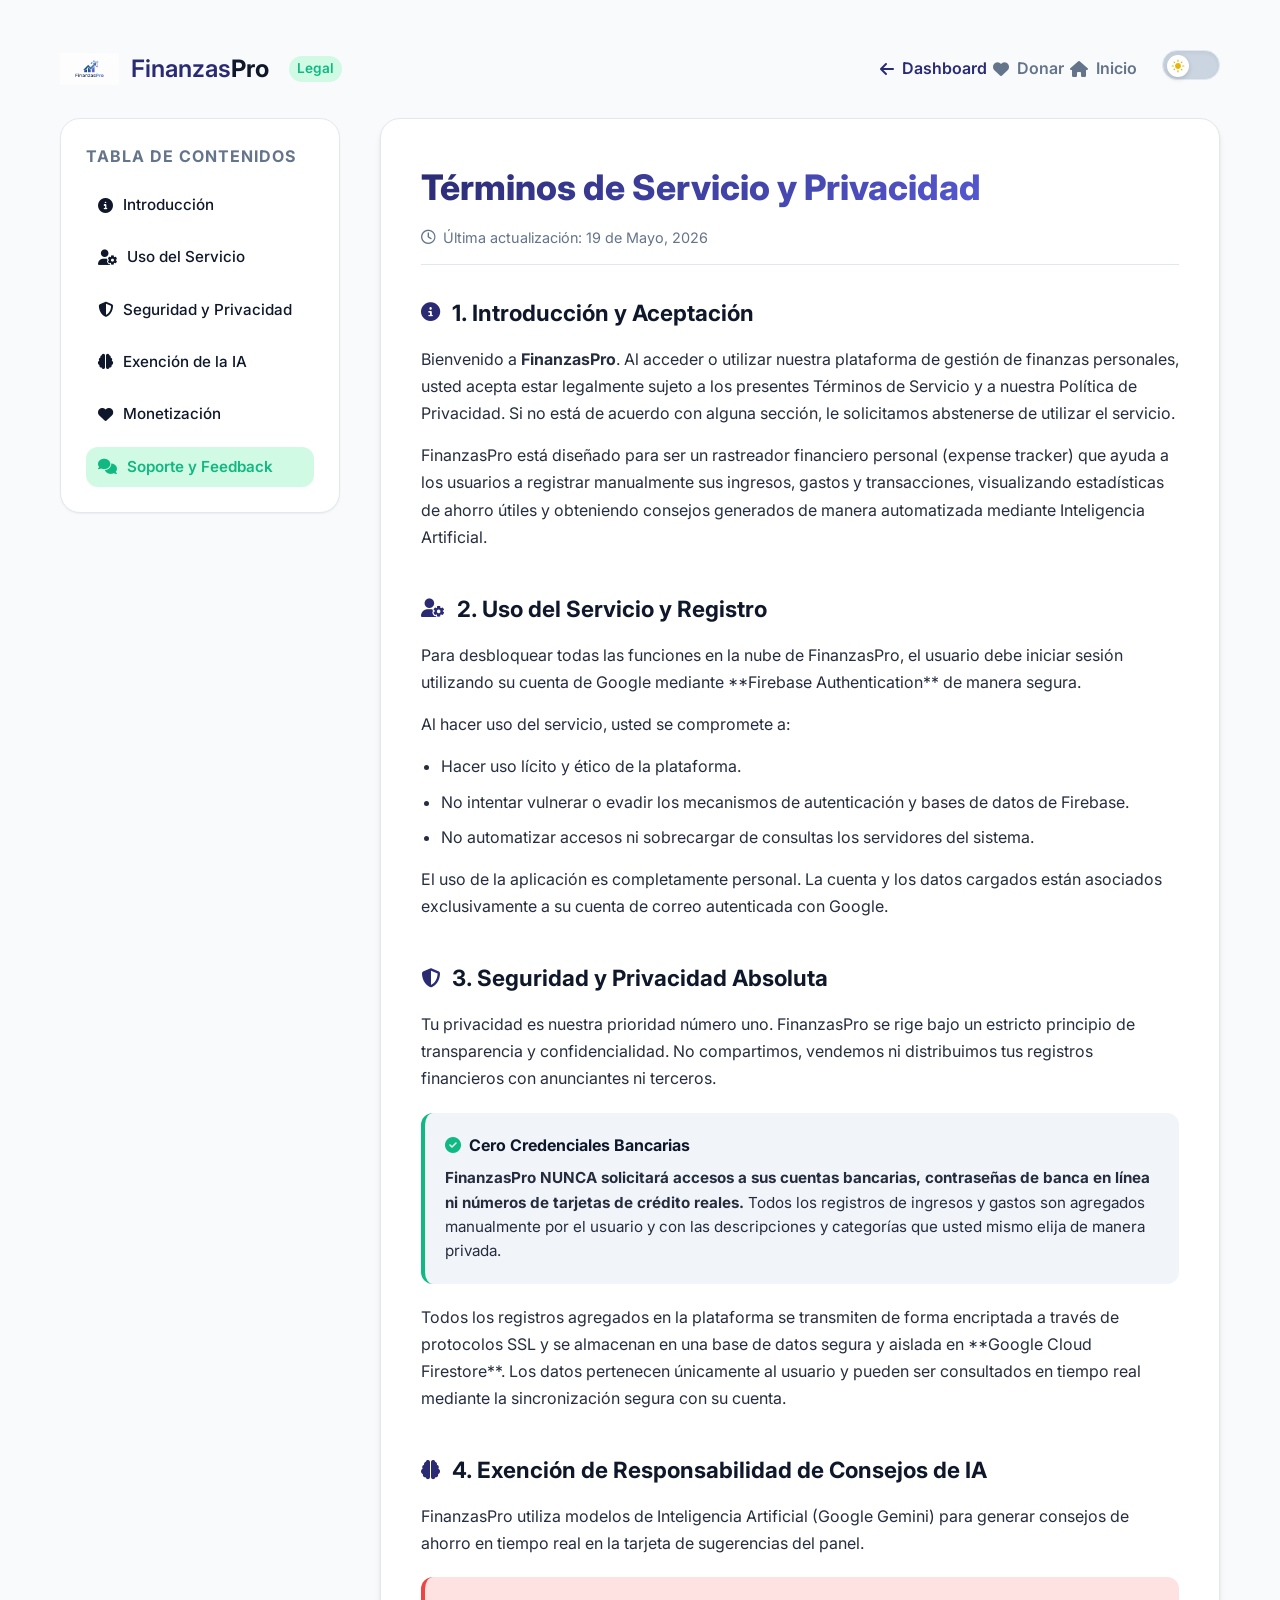
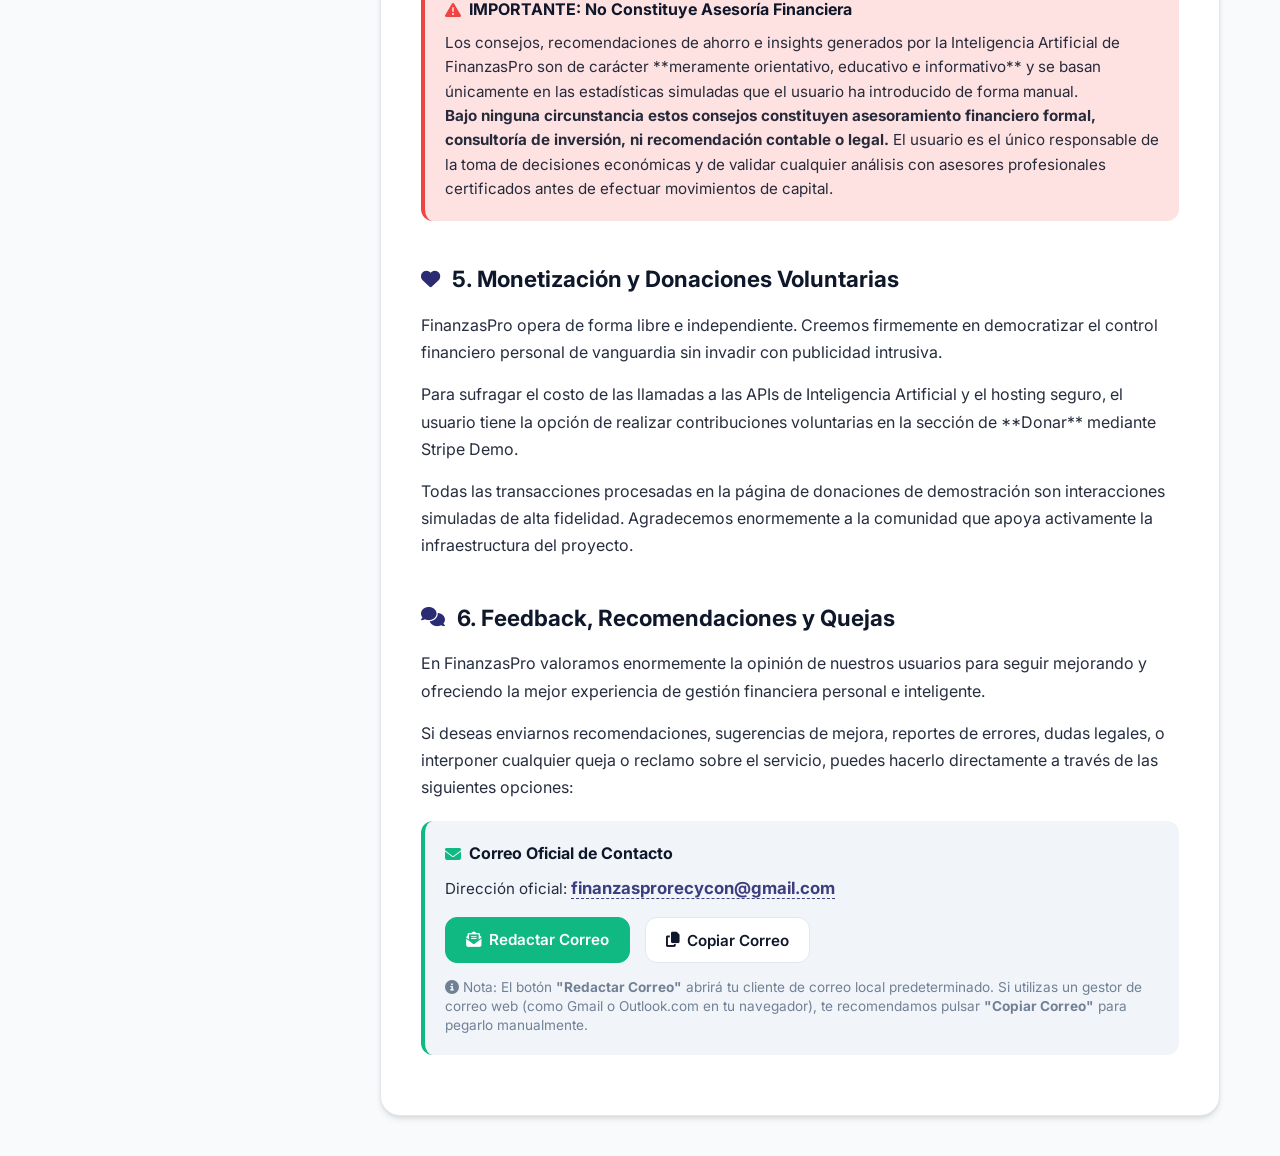
<file: terminos.html>
<!DOCTYPE html>
<html lang="es">
<head>
    <meta charset="UTF-8">
    <meta name="viewport" content="width=device-width, initial-scale=1.0">
    <title>Términos de Servicio y Privacidad | FinanzasPro</title>
    
    <!-- SEO Meta Tags Esenciales -->
    <meta name="description" content="Lee los Términos de Servicio y Privacidad de FinanzasPro. Conoce cómo gestionamos de forma segura tus datos, la exención de responsabilidad de la Inteligencia Artificial y el modelo de donación voluntaria.">
    <meta name="keywords" content="términos de servicio, privacidad, seguridad financiera, exención de responsabilidad ia, finanzaspro legal">
    <meta name="author" content="FinanzasPro Team">
    <meta name="robots" content="index, follow">
    
    <!-- Open Graph / Facebook -->
    <meta property="og:type" content="website">
    <meta property="og:url" content="https://tusitio.com/terminos">
    <meta property="og:title" content="Términos de Servicio y Privacidad | FinanzasPro">
    <meta property="og:description" content="Conoce la base legal, política de seguridad de datos y uso seguro de los consejos de ahorro inteligentes de FinanzasPro.">
    <meta property="og:image" content="https://tusitio.com/assets/og-image.jpg">
    
    <!-- Favicon & Touch Icon -->
    <link rel="icon" type="image/svg+xml" href="images/icon.svg">
    <link rel="apple-touch-icon" href="images/icon.svg">
    
    <!-- Google Fonts: Inter -->
    <link rel="preconnect" href="https://fonts.googleapis.com">
    <link rel="preconnect" href="https://fonts.gstatic.com" crossorigin>
    <link href="https://fonts.googleapis.com/css2?family=Inter:wght@300;400;500;600;700&display=swap" rel="stylesheet">
    
    <!-- FontAwesome for Icons -->
    <link rel="stylesheet" href="https://cdnjs.cloudflare.com/ajax/libs/font-awesome/6.4.0/css/all.min.css">
    
    <!-- CSS Principal -->
    <link rel="stylesheet" href="css/style.css">

    <!-- Script de inicialización de Tema para evitar flash blanco -->
    <script>
        (function() {
            const savedTheme = localStorage.getItem('theme');
            if (savedTheme === 'dark' || (!savedTheme && window.matchMedia('(prefers-color-scheme: dark)').matches)) {
                document.documentElement.setAttribute('data-theme', 'dark');
            }
        })();
    </script>

    <style>
        /* Estilos específicos de la página de términos */
        html {
            scroll-behavior: smooth;
        }

        .terms-container {
            max-width: 1200px;
            margin: 0 auto;
            padding: 40px 20px;
        }

        .btn-back {
            display: inline-flex;
            align-items: center;
            gap: 8px;
            color: var(--color-primary);
            text-decoration: none;
            font-weight: 600;
            margin-bottom: 25px;
            transition: all 0.2s ease;
        }

        .btn-back:hover {
            transform: translateX(-5px);
            color: var(--color-primary-hover);
        }

        .terms-grid {
            display: grid;
            grid-template-columns: 280px 1fr;
            gap: 40px;
            margin-top: 20px;
        }

        @media (max-width: 768px) {
            .terms-grid {
                grid-template-columns: 1fr;
                gap: 30px;
            }
        }

        /* Sidebar Navegación Fija */
        .terms-sidebar {
            position: sticky;
            top: 40px;
            background-color: var(--bg-card);
            border: 1px solid var(--border-color);
            border-radius: var(--radius-lg);
            padding: 25px;
            box-shadow: var(--shadow-sm);
            height: fit-content;
        }

        .terms-sidebar h3 {
            font-size: 1rem;
            text-transform: uppercase;
            letter-spacing: 1px;
            color: var(--text-muted);
            margin-bottom: 15px;
            font-weight: 700;
        }

        .nav-list {
            list-style: none;
            display: flex;
            flex-direction: column;
            gap: 12px;
        }

        .nav-link {
            display: flex;
            align-items: center;
            gap: 10px;
            color: var(--text-main);
            text-decoration: none;
            font-size: 0.95rem;
            font-weight: 500;
            padding: 8px 12px;
            border-radius: var(--radius-md);
            transition: all 0.2s ease;
        }

        .nav-link:hover {
            background-color: var(--bg-input);
            color: var(--color-primary);
        }

        .nav-link.active {
            background-color: var(--color-success-bg);
            color: var(--color-success);
            font-weight: 600;
        }

        /* Contenido de los términos */
        .terms-content {
            background-color: var(--bg-card);
            border: 1px solid var(--border-color);
            border-radius: var(--radius-lg);
            padding: 40px;
            box-shadow: var(--shadow-md);
        }

        @media (max-width: 480px) {
            .terms-content {
                padding: 25px 20px;
            }
        }

        .terms-content h1 {
            font-size: 2.2rem;
            font-weight: 800;
            margin-bottom: 10px;
            background: linear-gradient(135deg, var(--color-primary), #6366f1);
            -webkit-background-clip: text;
            background-clip: text;
            -webkit-text-fill-color: transparent;
        }

        .update-date {
            color: var(--text-muted);
            font-size: 0.9rem;
            margin-bottom: 30px;
            border-bottom: 1px solid var(--border-color);
            padding-bottom: 15px;
            display: flex;
            align-items: center;
            gap: 8px;
        }

        .terms-section {
            margin-bottom: 40px;
            scroll-margin-top: 40px; /* Margen para cuando scroll suave llegue al anclaje */
        }

        .terms-section:last-child {
            margin-bottom: 0;
        }

        .terms-section h2 {
            font-size: 1.4rem;
            font-weight: 700;
            margin-bottom: 15px;
            color: var(--text-main);
            display: flex;
            align-items: center;
            gap: 12px;
        }

        .terms-section h2 i {
            color: var(--color-primary);
            font-size: 1.2rem;
        }

        .terms-section p {
            color: var(--text-main);
            font-size: 1rem;
            line-height: 1.7;
            margin-bottom: 15px;
            opacity: 0.9;
        }

        .terms-section ul {
            margin-left: 20px;
            margin-bottom: 15px;
            color: var(--text-main);
            opacity: 0.9;
            line-height: 1.7;
        }

        .terms-section li {
            margin-bottom: 8px;
        }

        /* Callouts legales llamativos */
        .legal-callout {
            background-color: var(--bg-input);
            border-left: 4px solid var(--color-success);
            padding: 20px;
            border-radius: var(--radius-md);
            margin: 20px 0;
        }

        .legal-callout.warning {
            border-left-color: var(--color-danger);
            background-color: var(--color-danger-bg);
        }

        .legal-callout h4 {
            font-weight: 700;
            margin-bottom: 8px;
            display: flex;
            align-items: center;
            gap: 8px;
        }

        .legal-callout p {
            font-size: 0.95rem;
            margin-bottom: 0;
            line-height: 1.6;
        }

        /* Responsividad en Sidebar Movil */
        @media (max-width: 768px) {
            .terms-sidebar {
                position: relative;
                top: 0;
                width: 100%;
            }
            
            .nav-list {
                flex-direction: row;
                overflow-x: auto;
                padding-bottom: 10px;
                white-space: nowrap;
            }

            .nav-link {
                padding: 8px 16px;
            }
        }

        /* Botones de acción premium de contacto */
        .email-action-box {
            display: flex;
            gap: 15px;
            margin-top: 15px;
            flex-wrap: wrap;
        }

        .btn-action {
            display: inline-flex;
            align-items: center;
            gap: 8px;
            padding: 10px 20px;
            border-radius: var(--radius-md);
            font-size: 0.95rem;
            font-weight: 600;
            text-decoration: none;
            cursor: pointer;
            transition: all 0.25s cubic-bezier(0.4, 0, 0.2, 1);
            border: 1px solid var(--border-color);
        }

        .btn-action-primary {
            background-color: var(--color-success);
            color: white;
            border-color: var(--color-success);
        }

        .btn-action-primary:hover {
            background-color: var(--color-success-hover, #047857);
            border-color: var(--color-success-hover, #047857);
            transform: translateY(-2px);
            box-shadow: 0 4px 12px rgba(16, 185, 129, 0.2);
        }

        .btn-action-secondary {
            background-color: var(--bg-card);
            color: var(--text-main);
        }

        .btn-action-secondary:hover {
            background-color: var(--bg-input);
            transform: translateY(-2px);
            border-color: var(--color-success);
            color: var(--color-success);
        }

        .btn-action:active {
            transform: translateY(0);
        }
    </style>
</head>
<body>
    <!-- Contenedor General -->
    <div class="terms-container">
        <!-- Header -->
        <div class="top-nav" style="margin-bottom: 20px; position: relative;">
            <div class="logo">
                <img src="images/logo.png" alt="FinanzasPro" class="logo-img">
                <span>Finanzas<strong>Pro</strong></span>
                <span style="font-size: 0.85rem; padding: 2px 8px; background-color: var(--color-success-bg); color: var(--color-success); border-radius: 9999px; margin-left: 8px;">Legal</span>
            </div>
            
            <button class="mobile-menu-btn" id="mobile-menu-btn" aria-label="Abrir menú">
                <i class="fa-solid fa-bars"></i>
            </button>

            <div class="user-profile" id="mobile-menu">
                <div class="dashboard-nav-links no-print">
                    <a href="finanzas.html" class="btn-back" style="margin-bottom: 0;">
                        <i class="fa-solid fa-arrow-left"></i> Dashboard
                    </a>
                    <a href="donar.html" class="btn-back" style="margin-bottom: 0; color: var(--text-muted);">
                        <i class="fa-solid fa-heart"></i> Donar
                    </a>
                    <a href="index.html" class="btn-back" style="margin-bottom: 0; color: var(--text-muted);">
                        <i class="fa-solid fa-house"></i> Inicio
                    </a>
                </div>
                <label class="theme-switch" title="Cambiar tema">
                    <input type="checkbox" id="theme-toggle">
                    <span class="theme-slider">
                        <span class="theme-circle">
                            <svg class="sun-icon" xmlns="http://www.w3.org/2000/svg" viewBox="0 0 24 24"><path d="M12 7c-2.76 0-5 2.24-5 5s2.24 5 5 5 5-2.24 5-5-2.24-5-5-5zM2 13h2c.55 0 1-.45 1-1s-.45-1-1-1H2c-.55 0-1 .45-1 1s.45 1 1 1zm18 0h2c.55 0 1-.45 1-1s-.45-1-1-1h-2c-.55 0-1 .45-1 1s.45 1 1 1zM11 2v2c0 .55.45 1 1 1s1-.45 1-1V2c0-.55-.45-1-1-1s-1 .45-1 1zm0 18v2c0 .55.45 1 1 1s1-.45 1-1v-2c0-.55-.45-1-1-1s-1 .45-1 1zM5.99 4.58c-.39-.39-1.03-.39-1.41 0s-.39 1.03 0 1.41l1.06 1.06c.39.39 1.03.39 1.41 0s.39-1.03 0-1.41L5.99 4.58zm12.37 12.37c-.39-.39-1.03-.39-1.41 0s-.39 1.03 0 1.41l1.06 1.06c.39.39 1.03.39 1.41 0s.39-1.03 0-1.41l-1.06-1.06zm1.06-10.96c.39-.39.39-1.03 0-1.41s-1.03-.39-1.41 0l-1.06 1.06c-.39.39-.39 1.03 0 1.41s1.03.39 1.41 0l1.06-1.06zM7.05 18.01c.39-.39.39-1.03 0-1.41s-1.03-.39-1.41 0l-1.06 1.06c-.39.39-.39 1.03 0 1.41s1.03.39 1.41 0l1.06-1.06z"/></svg>
                            <svg class="moon-icon" xmlns="http://www.w3.org/2000/svg" viewBox="0 0 24 24"><path d="M12.3 22h-.1c-5.5 0-10-4.5-10-10 0-4.7 3.3-8.8 8-9.7.5-.1 1 .3 1 .8s-.3.9-.8 1c-3.6.8-6.2 4-6.2 7.9 0 4.4 3.6 8 8 8 3.9 0 7.1-2.6 7.9-6.2.1-.5.6-.8 1-.8.5 0 .9.4.8 1-.9 4.7-5 8-9.7 8z"/></svg>
                        </span>
                    </span>
                </label>
            </div>
        </div>

        <!-- Grid de Contenido -->
        <div class="terms-grid">
            <!-- Sidebar Navigation -->
            <aside class="terms-sidebar">
                <h3>Tabla de Contenidos</h3>
                <nav>
                    <ul class="nav-list">
                        <li>
                            <a href="#introduccion" class="nav-link active">
                                <i class="fa-solid fa-circle-info"></i> Introducción
                            </a>
                        </li>
                        <li>
                            <a href="#servicio" class="nav-link">
                                <i class="fa-solid fa-user-gear"></i> Uso del Servicio
                            </a>
                        </li>
                        <li>
                            <a href="#seguridad" class="nav-link">
                                <i class="fa-solid fa-shield-halved"></i> Seguridad y Privacidad
                            </a>
                        </li>
                        <li>
                            <a href="#consejos-ia" class="nav-link">
                                <i class="fa-solid fa-brain"></i> Exención de la IA
                            </a>
                        </li>
                        <li>
                            <a href="#donaciones" class="nav-link">
                                <i class="fa-solid fa-heart"></i> Monetización
                            </a>
                        </li>
                        <li>
                            <a href="#contacto" class="nav-link">
                                <i class="fa-solid fa-comments"></i> Soporte y Feedback
                            </a>
                        </li>
                    </ul>
                </nav>
            </aside>

            <!-- Main Legal Content -->
            <main class="terms-content">
                <h1>Términos de Servicio y Privacidad</h1>
                <div class="update-date">
                    <i class="fa-regular fa-clock"></i> Última actualización: 19 de Mayo, 2026
                </div>

                <!-- Sección 1: Introducción -->
                <section id="introduccion" class="terms-section">
                    <h2><i class="fa-solid fa-circle-info"></i> 1. Introducción y Aceptación</h2>
                    <p>Bienvenido a <strong>FinanzasPro</strong>. Al acceder o utilizar nuestra plataforma de gestión de finanzas personales, usted acepta estar legalmente sujeto a los presentes Términos de Servicio y a nuestra Política de Privacidad. Si no está de acuerdo con alguna sección, le solicitamos abstenerse de utilizar el servicio.</p>
                    <p>FinanzasPro está diseñado para ser un rastreador financiero personal (expense tracker) que ayuda a los usuarios a registrar manualmente sus ingresos, gastos y transacciones, visualizando estadísticas de ahorro útiles y obteniendo consejos generados de manera automatizada mediante Inteligencia Artificial.</p>
                </section>

                <!-- Sección 2: Uso del Servicio -->
                <section id="servicio" class="terms-section">
                    <h2><i class="fa-solid fa-user-gear"></i> 2. Uso del Servicio y Registro</h2>
                    <p>Para desbloquear todas las funciones en la nube de FinanzasPro, el usuario debe iniciar sesión utilizando su cuenta de Google mediante **Firebase Authentication** de manera segura.</p>
                    <p>Al hacer uso del servicio, usted se compromete a:</p>
                    <ul>
                        <li>Hacer uso lícito y ético de la plataforma.</li>
                        <li>No intentar vulnerar o evadir los mecanismos de autenticación y bases de datos de Firebase.</li>
                        <li>No automatizar accesos ni sobrecargar de consultas los servidores del sistema.</li>
                    </ul>
                    <p>El uso de la aplicación es completamente personal. La cuenta y los datos cargados están asociados exclusivamente a su cuenta de correo autenticada con Google.</p>
                </section>

                <!-- Sección 3: Seguridad y Privacidad -->
                <section id="seguridad" class="terms-section">
                    <h2><i class="fa-solid fa-shield-halved"></i> 3. Seguridad y Privacidad Absoluta</h2>
                    <p>Tu privacidad es nuestra prioridad número uno. FinanzasPro se rige bajo un estricto principio de transparencia y confidencialidad. No compartimos, vendemos ni distribuimos tus registros financieros con anunciantes ni terceros.</p>
                    
                    <div class="legal-callout">
                        <h4><i class="fa-solid fa-circle-check" style="color: var(--color-success);"></i> Cero Credenciales Bancarias</h4>
                        <p><strong>FinanzasPro NUNCA solicitará accesos a sus cuentas bancarias, contraseñas de banca en línea ni números de tarjetas de crédito reales.</strong> Todos los registros de ingresos y gastos son agregados manualmente por el usuario y con las descripciones y categorías que usted mismo elija de manera privada.</p>
                    </div>

                    <p>Todos los registros agregados en la plataforma se transmiten de forma encriptada a través de protocolos SSL y se almacenan en una base de datos segura y aislada en **Google Cloud Firestore**. Los datos pertenecen únicamente al usuario y pueden ser consultados en tiempo real mediante la sincronización segura con su cuenta.</p>
                </section>

                <!-- Sección 4: Exención de la IA -->
                <section id="consejos-ia" class="terms-section">
                    <h2><i class="fa-solid fa-brain"></i> 4. Exención de Responsabilidad de Consejos de IA</h2>
                    <p>FinanzasPro utiliza modelos de Inteligencia Artificial (Google Gemini) para generar consejos de ahorro en tiempo real en la tarjeta de sugerencias del panel.</p>
                    
                    <div class="legal-callout warning">
                        <h4><i class="fa-solid fa-triangle-exclamation" style="color: var(--color-danger);"></i> IMPORTANTE: No Constituye Asesoría Financiera</h4>
                        <p>Los consejos, recomendaciones de ahorro e insights generados por la Inteligencia Artificial de FinanzasPro son de carácter **meramente orientativo, educativo e informativo** y se basan únicamente en las estadísticas simuladas que el usuario ha introducido de forma manual.</p>
                        <p><strong>Bajo ninguna circunstancia estos consejos constituyen asesoramiento financiero formal, consultoría de inversión, ni recomendación contable o legal.</strong> El usuario es el único responsable de la toma de decisiones económicas y de validar cualquier análisis con asesores profesionales certificados antes de efectuar movimientos de capital.</p>
                    </div>
                </section>

                <!-- Sección 5: Monetización y Donaciones -->
                <section id="donaciones" class="terms-section">
                    <h2><i class="fa-solid fa-heart"></i> 5. Monetización y Donaciones Voluntarias</h2>
                    <p>FinanzasPro opera de forma libre e independiente. Creemos firmemente en democratizar el control financiero personal de vanguardia sin invadir con publicidad intrusiva.</p>
                    <p>Para sufragar el costo de las llamadas a las APIs de Inteligencia Artificial y el hosting seguro, el usuario tiene la opción de realizar contribuciones voluntarias en la sección de **Donar** mediante Stripe Demo.</p>
                    <p>Todas las transacciones procesadas en la página de donaciones de demostración son interacciones simuladas de alta fidelidad. Agradecemos enormemente a la comunidad que apoya activamente la infraestructura del proyecto.</p>
                </section>

                <!-- Sección 6: Feedback, Recomendaciones y Quejas -->
                <section id="contacto" class="terms-section">
                    <h2><i class="fa-solid fa-comments"></i> 6. Feedback, Recomendaciones y Quejas</h2>
                    <p>En FinanzasPro valoramos enormemente la opinión de nuestros usuarios para seguir mejorando y ofreciendo la mejor experiencia de gestión financiera personal e inteligente.</p>
                    <p>Si deseas enviarnos recomendaciones, sugerencias de mejora, reportes de errores, dudas legales, o interponer cualquier queja o reclamo sobre el servicio, puedes hacerlo directamente a través de las siguientes opciones:</p>
                    
                    <div class="legal-callout">
                        <h4><i class="fa-solid fa-envelope" style="color: var(--color-success);"></i> Correo Oficial de Contacto</h4>
                        <p style="margin-bottom: 10px;">Dirección oficial: <strong id="email-click-copy" style="color: var(--color-primary); font-size: 1.05rem; cursor: pointer; border-bottom: 1px dashed var(--color-primary); transition: all 0.2s;" title="Click para copiar automáticamente">finanzasprorecycon@gmail.com</strong></p>
                        
                        <div class="email-action-box">
                            <a href="mailto:finanzasprorecycon@gmail.com?subject=Feedback%20y%20Recomendaciones%20-%20FinanzasPro" class="btn-action btn-action-primary" id="btn-redactar-correo">
                                <i class="fa-solid fa-envelope-open-text"></i> Redactar Correo
                            </a>
                            <button id="btn-copy-email" class="btn-action btn-action-secondary">
                                <i class="fa-solid fa-copy"></i> <span id="copy-text">Copiar Correo</span>
                            </button>
                        </div>
                        
                        <p style="font-size: 0.85rem; color: var(--text-muted); margin-top: 15px; line-height: 1.4;">
                            <i class="fa-solid fa-circle-info"></i> Nota: El botón <strong>"Redactar Correo"</strong> abrirá tu cliente de correo local predeterminado. Si utilizas un gestor de correo web (como Gmail o Outlook.com en tu navegador), te recomendamos pulsar <strong>"Copiar Correo"</strong> para pegarlo manualmente.
                        </p>
                    </div>
                </section>
            </main>
        </div>
    </div>

    <script>
        document.addEventListener('DOMContentLoaded', function() {
            // --- Gestión de Tema ---
            const themeToggle = document.getElementById('theme-toggle');
            
            function updateThemeUI() {
                const isDark = document.documentElement.getAttribute('data-theme') === 'dark';
                themeToggle.checked = isDark;
            }
            updateThemeUI();

            themeToggle.addEventListener('change', () => {
                if (themeToggle.checked) {
                    document.documentElement.setAttribute('data-theme', 'dark');
                    localStorage.setItem('theme', 'dark');
                } else {
                    document.documentElement.removeAttribute('data-theme');
                    localStorage.setItem('theme', 'light');
                }
            });

            // --- Scrollspy e indicador de Sidebar activo ---
            const sections = document.querySelectorAll('.terms-section');
            const navLinks = document.querySelectorAll('.nav-link');
            let isClickScrolling = false;
            let clickScrollTimeout;

            function updateActiveLink() {
                if (isClickScrolling) return;

                let current = '';
                const scrollPosition = window.scrollY;
                const windowHeight = window.innerHeight;
                const docHeight = document.documentElement.scrollHeight;
                const maxScroll = docHeight - windowHeight;

                // Si está al final real de la página, forzar 'contacto'
                if (scrollPosition >= maxScroll - 20) {
                    current = 'contacto';
                } else {
                    sections.forEach(section => {
                        const sectionTop = section.offsetTop;
                        // Usamos -180 para mayor margen al hacer scroll
                        if (scrollPosition >= sectionTop - 180) {
                            current = section.getAttribute('id');
                        }
                    });
                }

                if (current) {
                    navLinks.forEach(link => {
                        link.classList.remove('active');
                        if (link.getAttribute('href').slice(1) === current) {
                            link.classList.add('active');
                        }
                    });
                }
            }

            window.addEventListener('scroll', updateActiveLink);
            updateActiveLink();

            navLinks.forEach(link => {
                link.addEventListener('click', () => {
                    isClickScrolling = true;
                    clearTimeout(clickScrollTimeout);
                    
                    navLinks.forEach(l => l.classList.remove('active'));
                    link.classList.add('active');

                    clickScrollTimeout = setTimeout(() => {
                        isClickScrolling = false;
                    }, 800);
                });
            });

            // --- Copiar correo al portapapeles con feedback interactivo ---
            const btnCopyEmail = document.getElementById('btn-copy-email');
            const emailClickCopy = document.getElementById('email-click-copy');

            function performEmailCopy() {
                navigator.clipboard.writeText('finanzasprorecycon@gmail.com').then(() => {
                    // Feedback visual en el botón
                    if (btnCopyEmail) {
                        const copyText = document.getElementById('copy-text');
                        const copyIcon = btnCopyEmail.querySelector('i');
                        
                        copyText.textContent = '¡Copiado!';
                        copyIcon.className = 'fa-solid fa-check';
                        btnCopyEmail.style.borderColor = 'var(--color-success)';
                        btnCopyEmail.style.color = 'var(--color-success)';
                        
                        setTimeout(() => {
                            copyText.textContent = 'Copiar Correo';
                            copyIcon.className = 'fa-solid fa-copy';
                            btnCopyEmail.style.borderColor = '';
                            btnCopyEmail.style.color = '';
                        }, 2000);
                    }

                    // Feedback visual en el texto clickable del correo
                    if (emailClickCopy) {
                        const originalColor = emailClickCopy.style.color;
                        emailClickCopy.style.color = 'var(--color-success)';
                        setTimeout(() => {
                            emailClickCopy.style.color = originalColor;
                        }, 2000);
                    }
                }).catch(err => {
                    console.error('Error al copiar correo: ', err);
                });
            }

            if (btnCopyEmail) {
                btnCopyEmail.addEventListener('click', performEmailCopy);
            }

            if (emailClickCopy) {
                emailClickCopy.addEventListener('click', performEmailCopy);
            }

            // --- Redactar correo con fallback inteligente ---
            const btnRedactarCorreo = document.getElementById('btn-redactar-correo');
            if (btnRedactarCorreo) {
                btnRedactarCorreo.addEventListener('click', (e) => {
                    e.preventDefault();
                    
                    // Copiar al portapapeles como respaldo
                    navigator.clipboard.writeText('finanzasprorecycon@gmail.com');
                    
                    // Abrir Gmail Web en una nueva pestaña
                    const gmailUrl = "https://mail.google.com/mail/?view=cm&fs=1&to=finanzasprorecycon@gmail.com&su=Feedback%20y%20Recomendaciones%20-%20FinanzasPro";
                    window.open(gmailUrl, '_blank');
                    
                    // Intentar abrir cliente local también por si acaso (sin interrumpir la navegación)
                    const mailtoUrl = "mailto:finanzasprorecycon@gmail.com?subject=Feedback%20y%20Recomendaciones%20-%20FinanzasPro";
                    const iframe = document.createElement('iframe');
                    iframe.style.display = 'none';
                    iframe.src = mailtoUrl;
                    document.body.appendChild(iframe);
                    setTimeout(() => iframe.remove(), 1000);
                });
            }

            // Mobile Menu Toggle Logic
            const mobileMenuBtn = document.getElementById('mobile-menu-btn');
            const mobileMenu = document.getElementById('mobile-menu');
            
            if (mobileMenuBtn && mobileMenu) {
                mobileMenuBtn.addEventListener('click', () => {
                    mobileMenu.classList.toggle('mobile-menu-active');
                    
                    const icon = mobileMenuBtn.querySelector('i');
                    if (mobileMenu.classList.contains('mobile-menu-active')) {
                        icon.classList.remove('fa-bars');
                        icon.classList.add('fa-xmark');
                    } else {
                        icon.classList.remove('fa-xmark');
                        icon.classList.add('fa-bars');
                    }
                });
            }
        });
    </script>
</body>
</html>
</file>
<file: css/style.css>
/* =========================================
   🎨 VARIABLES Y TEMAS (Luz / Oscuridad)
========================================= */
:root {
    /* Brand Colors */
    --color-primary: #2a2b72; /* Indigo profundo (más azulado) */
    --color-primary-hover: #1c1d54;
    --color-accent: #06b6d4; /* Turquesa vibrante para pequeños acentos */
    --color-accent-hover: #0891b2;
    --color-success: #10b981; /* Emerald 500 */
    --color-success-bg: #d1fae5;
    --color-danger: #ef4444; /* Red 500 */
    --color-danger-bg: #fee2e2;
    
    /* Light Theme (Default) */
    --bg-body: #f8fafc;
    --bg-card: #ffffff;
    --bg-input: #f1f5f9;
    --text-main: #0f172a;
    --text-muted: #64748b;
    --border-color: #e2e8f0;
    
    /* Shadows */
    --shadow-sm: 0 1px 2px 0 rgb(0 0 0 / 0.05);
    --shadow-md: 0 4px 6px -1px rgb(0 0 0 / 0.1), 0 2px 4px -2px rgb(0 0 0 / 0.1);
    --shadow-lg: 0 10px 15px -3px rgb(0 0 0 / 0.1), 0 4px 6px -4px rgb(0 0 0 / 0.1);
    
    /* Border Radius */
    --radius-md: 12px;
    --radius-lg: 20px;
    --radius-full: 9999px;
}

/* Dark Theme Variables */
[data-theme="dark"] {
    --bg-body: #0f172a;
    --bg-card: #1e293b;
    --bg-input: #0f172a;
    --text-main: #f8fafc;
    --text-muted: #94a3b8;
    --border-color: #334155;
    --color-success-bg: rgba(16, 185, 129, 0.1);
    --color-danger-bg: rgba(239, 68, 68, 0.1);
    --shadow-md: 0 4px 6px -1px rgb(0 0 0 / 0.3);
}

/* =========================================
   🛠️ RESET Y BASE
========================================= */
* {
    margin: 0;
    padding: 0;
    box-sizing: border-box;
}

body {
    font-family: 'Inter', sans-serif;
    background-color: var(--bg-body);
    color: var(--text-main);
    line-height: 1.6;
    transition: background-color 0.3s, color 0.3s;
    min-height: 100vh;
}

/* =========================================
   📊 LAYOUT PRINCIPAL (Dashboard)
========================================= */
.dashboard-wrapper {
    max-width: 1200px;
    margin: 0 auto;
    padding: 20px;
}

.top-nav {
    display: flex;
    justify-content: space-between;
    align-items: center;
    margin-bottom: 30px;
    padding: 10px 0;
}

.logo {
    display: flex;
    align-items: center;
    gap: 12px;
    font-size: 1.5rem;
    font-weight: 600;
    color: var(--color-primary);
}

.logo strong {
    color: var(--text-main);
}

.logo-img {
    height: 32px;
    width: auto;
    object-fit: contain;
    border-radius: var(--radius-sm);
}

.dashboard-grid {
    display: grid;
    grid-template-columns: 1fr 350px;
    gap: 30px;
}

@media (max-width: 992px) {
    .dashboard-grid {
        grid-template-columns: 1fr;
    }
}

/* =========================================
   📑 TARJETAS (Cards)
========================================= */
.card {
    background-color: var(--bg-card);
    border-radius: var(--radius-lg);
    padding: 25px;
    box-shadow: var(--shadow-md);
    border: 1px solid var(--border-color);
    margin-bottom: 25px;
}

.card-header {
    display: flex;
    justify-content: space-between;
    align-items: center;
    margin-bottom: 20px;
}

.card h2 {
    font-size: 1.2rem;
    font-weight: 700;
}

/* =========================================
   💰 BALANCE Y RESUMEN
========================================= */
.balance-card {
    background: linear-gradient(135deg, var(--color-primary), #5b21b6); /* Indigo a Violeta Profundo */
    color: white;
    text-align: center;
    padding: 40px 25px;
    position: relative;
    overflow: hidden;
    border-radius: var(--radius-lg);
}

.balance-card::before {
    content: '';
    position: absolute;
    top: -50px;
    right: -50px;
    width: 150px;
    height: 150px;
    background: rgba(255, 255, 255, 0.1);
    border-radius: 50%;
}

.balance-card h3 {
    font-size: 0.9rem;
    font-weight: 500;
    text-transform: uppercase;
    letter-spacing: 1px;
    margin-bottom: 10px;
    opacity: 0.9;
}

.balance-card h1 {
    font-size: 3rem;
    font-weight: 800;
    margin-bottom: 25px;
}

.summary-grid {
    display: flex;
    justify-content: center;
    gap: 40px;
    border-top: 1px solid rgba(255, 255, 255, 0.2);
    padding-top: 25px;
}

.stat-box {
    display: flex;
    align-items: center;
    gap: 15px;
}

.stat-icon {
    width: 45px;
    height: 45px;
    background: rgba(255, 255, 255, 0.2);
    border-radius: 50%;
    display: flex;
    align-items: center;
    justify-content: center;
    font-size: 1.2rem;
}

.stat-details span { font-size: 0.85rem; opacity: 0.8; }
.stat-details h3 { font-size: 1.2rem; font-weight: 600; }

/* =========================================
   📝 FORMULARIOS
========================================= */
.form-group {
    margin-bottom: 20px;
}

.form-group.full {
    width: 100%;
}

.form-row {
    display: flex;
    gap: 15px;
}

.half { flex: 1; }

label {
    display: block;
    font-size: 0.9rem;
    font-weight: 500;
    margin-bottom: 8px;
    color: var(--text-muted);
}

.input-wrapper {
    position: relative;
    display: flex;
    align-items: center;
}

.input-wrapper i {
    position: absolute;
    left: 15px;
    color: var(--text-muted);
    font-size: 1rem;
}

input, select {
    width: 100%;
    padding: 14px 15px 14px 45px;
    background-color: var(--bg-input);
    border: 1px solid var(--border-color);
    border-radius: var(--radius-md);
    color: var(--text-main);
    font-family: inherit;
    font-size: 1rem;
    transition: all 0.3s ease;
}

input:focus, select:focus {
    outline: none;
    border-color: var(--color-accent);
    box-shadow: 0 0 0 3px rgba(6, 182, 212, 0.15);
}

/* =========================================
   🔘 BOTONES Y ACCIONES
========================================= */
.form-actions-dual {
    display: grid;
    grid-template-columns: 1fr 1fr;
    gap: 15px;
    margin-top: 10px;
}

.btn-action {
    padding: 14px;
    border-radius: var(--radius-md);
    border: none;
    font-size: 1rem;
    font-weight: 700;
    cursor: pointer;
    display: flex;
    align-items: center;
    justify-content: center;
    gap: 8px;
    transition: all 0.2s ease;
    color: white;
    font-family: inherit;
}

.btn-action.income {
    background-color: var(--color-success);
    box-shadow: 0 4px 12px rgba(16, 185, 129, 0.2);
}

.btn-action.expense {
    background-color: var(--color-danger);
    box-shadow: 0 4px 12px rgba(239, 68, 68, 0.2);
}

.btn-action:hover {
    transform: translateY(-2px);
    filter: brightness(1.1);
    box-shadow: 0 6px 15px rgba(0, 0, 0, 0.15);
}

.btn-action:active {
    transform: translateY(0);
}

.btn-primary {
    width: 100%;
    background-color: var(--color-primary);
    color: white;
    padding: 15px;
    border-radius: var(--radius-md);
    font-size: 1rem;
    font-weight: 600;
    display: flex;
    justify-content: center;
    align-items: center;
    gap: 10px;
    border: none;
    cursor: pointer;
    transition: all 0.2s;
}

.btn-primary:hover {
    background-color: var(--color-primary-hover);
    transform: translateY(-2px);
}

.logout-btn {
    background: transparent;
    border: 1px solid var(--color-danger);
    color: var(--color-danger);
    width: 40px;
    height: 40px;
    border-radius: var(--radius-md);
    display: flex;
    align-items: center;
    justify-content: center;
    cursor: pointer;
    transition: all 0.2s;
}

.logout-btn:hover {
    background: var(--color-danger);
    color: white;
}

/* =========================================
   📜 LISTA E HISTORIAL
========================================= */
.history-list {
    max-height: 400px;
    overflow-y: auto;
}

.transaction-item {
    display: flex;
    align-items: center;
    justify-content: space-between;
    padding: 15px;
    background-color: var(--bg-input);
    border-radius: var(--radius-md);
    margin-bottom: 12px;
    position: relative;
    overflow: hidden;
}

.item-info {
    display: flex;
    align-items: center;
    gap: 15px;
}

.item-icon {
    width: 40px;
    height: 40px;
    border-radius: 50%;
    display: flex;
    align-items: center;
    justify-content: center;
}

.transaction-item.ingreso { border-left: 4px solid var(--color-success); }
.transaction-item.gasto { border-left: 4px solid var(--color-danger); }

.item-details {
    display: flex;
    flex-direction: column;
}

.item-amount {
    text-align: right;
    white-space: nowrap;
    margin-left: 10px;
    font-variant-numeric: tabular-nums;
    font-weight: 700;
}

.delete-btn {
    background: var(--color-danger);
    color: white;
    border: none;
    padding: 8px;
    border-radius: 4px;
    cursor: pointer;
    opacity: 0;
    transition: opacity 0.2s;
}

.transaction-item:hover .delete-btn {
    opacity: 1;
}

/* =========================================
   🔔 TOAST NOTIFICATIONS
========================================= */
.toast-container {
    position: fixed;
    bottom: 20px;
    right: 20px;
    z-index: 10000;
}

.toast {
    background: var(--bg-card);
    padding: 15px 25px;
    border-radius: var(--radius-md);
    box-shadow: var(--shadow-lg);
    margin-bottom: 10px;
    display: flex;
    align-items: center;
    gap: 10px;
    border-left: 4px solid var(--color-primary);
}

/* =========================================
   🔒 AUTENTICACIÓN (GOOGLE ONLY)
========================================= */
.auth-wrapper {
    position: fixed;
    top: 0;
    left: 0;
    width: 100%;
    height: 100vh;
    background-color: var(--bg-body);
    display: flex;
    justify-content: center;
    align-items: center;
    z-index: 9999;
    overflow: hidden; /* Evita scroll por iconos flotantes */
}

.auth-bg-decorations {
    position: absolute;
    top: 0;
    left: 0;
    width: 100%;
    height: 100%;
    overflow: hidden;
    pointer-events: none;
    user-select: none;
    z-index: 1;
}

.decor-icon {
    position: absolute;
    color: var(--text-muted);
    opacity: 0.08; /* Muy translúcido y discreto */
    font-size: 3.5rem;
    animation: float-slow 15s infinite ease-in-out alternate;
}

[data-theme="dark"] .decor-icon {
    opacity: 0.05; /* Aún más sutil en tema oscuro */
}

/* Posiciones dispersas */
.decor-1 { top: 12%; left: 10%; font-size: 4rem; animation-delay: 0s; }
.decor-2 { top: 15%; right: 12%; font-size: 5rem; animation-delay: 2s; }
.decor-3 { bottom: 18%; left: 15%; font-size: 4.5rem; animation-delay: 4s; }
.decor-4 { bottom: 12%; right: 10%; font-size: 3.8rem; animation-delay: 1s; }
.decor-5 { top: 45%; left: 8%; font-size: 3.2rem; animation-delay: 3s; }
.decor-6 { top: 48%; right: 8%; font-size: 4.2rem; animation-delay: 5s; }
.decor-7 { top: 8%; left: 45%; font-size: 3.5rem; animation-delay: 1.5s; }
.decor-8 { bottom: 8%; right: 48%; font-size: 3.6rem; animation-delay: 2.5s; }

/* Animación sutil de flotación */
@keyframes float-slow {
    0% {
        transform: translateY(0) rotate(0deg);
    }
    50% {
        transform: translateY(-15px) rotate(5deg);
    }
    100% {
        transform: translateY(10px) rotate(-5deg);
    }
}

.auth-card {
    background-color: var(--bg-card);
    padding: 3rem 2.5rem;
    border-radius: var(--radius-lg);
    box-shadow: var(--shadow-lg);
    width: 90%;
    max-width: 400px;
    text-align: center;
    border: 1px solid var(--border-color);
    position: relative; /* Asegura el contexto de apilamiento */
    z-index: 2; /* Por encima de las decoraciones de fondo */
}

.auth-logo {
    display: flex;
    justify-content: center;
    align-items: center;
    gap: 12px;
    margin-bottom: 2rem;
    font-size: 2rem;
    font-weight: 800;
    color: var(--color-primary);
}

.auth-card h2 {
    margin-bottom: 0.8rem;
    font-size: 1.6rem;
    color: var(--text-main);
}

.google-btn {
    width: 100%;
    background-color: var(--bg-card);
    color: var(--text-main);
    border: 1px solid var(--border-color);
    padding: 14px;
    border-radius: var(--radius-md);
    font-size: 1rem;
    font-weight: 600;
    display: flex;
    justify-content: center;
    align-items: center;
    gap: 12px;
    cursor: pointer;
    transition: all 0.3s ease;
    box-shadow: var(--shadow-sm);
    font-family: inherit;
}

.google-btn:hover {
    background-color: var(--bg-input);
    border-color: var(--text-muted);
    transform: translateY(-2px);
    box-shadow: var(--shadow-md);
}

/* =========================================
   🌍 MONEDA Y PERFIL
========================================= */
.user-profile {
    display: flex;
    align-items: center;
    gap: 15px;
}

.user-profile span {
    font-size: 0.9rem;
    font-weight: 500;
    color: var(--text-main);
}

.currency-selector {
    background: var(--bg-card);
    color: var(--text-main);
    border: 1px solid var(--border-color);
    padding: 6px 12px;
    border-radius: 8px;
    font-size: 0.85rem;
    cursor: pointer;
    font-family: inherit;
    outline: none;
}

.text-btn.danger {
    color: var(--color-danger);
    padding: 5px 10px;
    border-radius: 6px;
    border: 1px solid transparent;
    background: transparent;
    font-family: inherit;
    font-weight: 600;
    cursor: pointer;
}

.text-btn.danger:hover {
    background: var(--color-danger-bg);
    border-color: var(--color-danger);
}

/* =========================================
   🔍 BARRA DE FILTROS COMPACTA
========================================= */
.filters-bar {
    display: flex;
    align-items: center;
    justify-content: space-between;
    gap: 15px;
    margin-bottom: 25px;
    padding: 12px 20px;
    background-color: var(--bg-card);
    border: 1px solid var(--border-color);
    border-radius: var(--radius-lg);
    box-shadow: var(--shadow-sm);
    flex-wrap: wrap;
}

.filters-bar > p {
    font-size: 0.85rem;
    font-weight: 600;
    color: var(--text-muted);
    margin: 0;
    white-space: nowrap;
    text-transform: uppercase;
    letter-spacing: 0.5px;
}

.date-filters {
    display: flex;
    align-items: center;
    gap: 10px;
    flex-wrap: wrap;
}

.date-filters .input-wrapper {
    min-width: auto;
    max-width: 170px;
}

.date-filters .input-wrapper input[type="date"] {
    padding: 7px 10px 7px 32px;
    font-size: 0.82rem;
}

.date-filters .input-wrapper i {
    font-size: 0.8rem;
    left: 10px;
}

.date-filters > span {
    font-size: 0.8rem;
    color: var(--text-muted);
    font-weight: 500;
}

.date-filters .icon-btn {
    padding: 7px 14px;
    font-size: 0.8rem;
}

.filters-bar .btn-primary {
    padding: 8px 16px !important;
    font-size: 0.82rem;
    white-space: nowrap;
}

@media (max-width: 768px) {
    .filters-bar {
        flex-direction: column;
        align-items: stretch;
        gap: 10px;
    }
    .date-filters {
        flex-wrap: wrap;
    }
    .date-filters .input-wrapper {
        max-width: 100%;
        flex: 1;
    }
}

/* =========================================
   🧭 NAVEGACIÓN SECUNDARIA (Dashboard Links)
========================================= */
.dashboard-nav-links {
    display: flex;
    align-items: center;
    gap: 6px;
    margin-right: 10px;
}

.nav-link-btn {
    display: inline-flex;
    align-items: center;
    gap: 6px;
    padding: 6px 14px;
    font-size: 0.8rem;
    font-weight: 600;
    font-family: inherit;
    color: var(--text-muted);
    background: var(--bg-input);
    border: 1px solid var(--border-color);
    border-radius: var(--radius-md);
    cursor: pointer;
    text-decoration: none;
    transition: all 0.25s ease;
    white-space: nowrap;
}

.nav-link-btn:hover {
    color: white;
    background: var(--color-primary);
    border-color: var(--color-primary);
    transform: translateY(-1px);
    box-shadow: 0 4px 12px rgba(42, 43, 114, 0.3);
}

.nav-link-btn.donate-link:hover {
    background: linear-gradient(135deg, #10b981, #059669);
    border-color: #10b981;
    box-shadow: 0 4px 12px rgba(16, 185, 129, 0.3);
}

.nav-link-btn i {
    font-size: 0.85rem;
}

/* =========================================
   🦶 FOOTER DEL DASHBOARD
========================================= */
.dashboard-footer {
    text-align: center;
    padding: 25px 0 15px;
    margin-top: 20px;
    border-top: 1px solid var(--border-color);
    color: var(--text-muted);
    font-size: 0.8rem;
}

.dashboard-footer a {
    color: var(--color-primary);
    text-decoration: none;
    font-weight: 500;
    transition: color 0.2s;
}

.dashboard-footer a:hover {
    color: #6366f1;
    text-decoration: underline;
}

.dashboard-footer .footer-links {
    display: flex;
    justify-content: center;
    gap: 20px;
    margin-bottom: 8px;
}

/* =========================================
   🖨️ IMPRESIÓN / PDF
========================================= */
@media print {
    .no-print, .top-nav, .form-card, .filters-bar, .delete-btn, .auth-wrapper, .logout-btn, #theme-toggle {
        display: none !important;
    }
    
    body, .dashboard-wrapper {
        background: white !important;
        width: 100% !important;
        padding: 0 !important;
    }
}

/* =========================================
   🤖 AI INSIGHTS CARD
========================================= */
.ai-insights-card {
    border: 1px solid transparent;
    background-image: linear-gradient(var(--bg-card), var(--bg-card)), 
                       linear-gradient(135deg, var(--color-primary), #5b21b6);
    background-origin: border-box;
    background-clip: padding-box, border-box;
    position: relative;
}

.ai-content {
    font-size: 0.95rem;
    color: var(--text-main);
    font-style: italic;
    line-height: 1.5;
    padding: 10px 5px;
}

.ai-content p {
    margin: 0;
}

.placeholder-text {
    color: var(--text-muted);
    opacity: 0.7;
}

.icon-btn-sm {
    background: var(--bg-input);
    border: none;
    color: var(--color-primary);
    width: 32px;
    height: 32px;
    border-radius: 8px;
    cursor: pointer;
    display: flex;
    align-items: center;
    justify-content: center;
    transition: all 0.2s;
}

.icon-btn-sm:hover {
    background: var(--color-primary);
    color: white;
    transform: rotate(15deg);
}

@keyframes sparkle {
    0% { opacity: 0.5; transform: scale(0.98); }
    50% { opacity: 1; transform: scale(1); }
    100% { opacity: 0.5; transform: scale(0.98); }
}

.ai-content.loading {
    animation: sparkle 1.5s infinite ease-in-out;
}

/* =========================================
   📧 NOTIFICACIONES TOAST PREMIUM
   ========================================= */
.toast-notification {
    position: fixed;
    bottom: -100px;
    left: 50%;
    transform: translateX(-50%);
    background: rgba(16, 185, 129, 0.95);
    color: white;
    padding: 14px 28px;
    border-radius: var(--radius-full, 9999px);
    font-weight: 600;
    font-size: 0.95rem;
    box-shadow: 0 10px 30px rgba(16, 185, 129, 0.4);
    display: flex;
    align-items: center;
    gap: 12px;
    z-index: 9999;
    transition: all 0.4s cubic-bezier(0.175, 0.885, 0.32, 1.275);
    backdrop-filter: blur(10px);
    border: 1px solid rgba(255, 255, 255, 0.2);
    white-space: nowrap;
}

.toast-notification.show {
    bottom: 30px;
}

.toast-notification i {
    font-size: 1.1rem;
    animation: toast-bounce 1s infinite alternate;
}

@keyframes toast-bounce {
    from { transform: translateY(0); }
    to { transform: translateY(-3px); }
}
/* =========================================
   📱 MENÚ RESPONSIVE (MOBILE BURGER)
   ========================================= */
.mobile-menu-btn {
    display: none;
    background: transparent;
    border: none;
    color: var(--text-main);
    font-size: 1.8rem;
    cursor: pointer;
    padding: 5px;
    z-index: 1000;
}

@media (max-width: 768px) {
    .mobile-menu-btn {
        display: block;
    }

    .user-profile {
        position: absolute;
        top: 80px; /* Debajo del nav */
        left: 0;
        width: 100%;
        background-color: var(--bg-card);
        flex-direction: column;
        align-items: center;
        padding: 20px 0;
        gap: 20px;
        box-shadow: 0 10px 20px rgba(0,0,0,0.2);
        border-bottom: 1px solid var(--border-color);
        /* Hidden by default on mobile */
        opacity: 0;
        visibility: hidden;
        transform: translateY(-10px);
        transition: all 0.3s ease;
        z-index: 999;
    }

    .user-profile.mobile-menu-active {
        opacity: 1;
        visibility: visible;
        transform: translateY(0);
    }

    /* Adjust finanzas specific items in mobile menu */
    .user-profile .dashboard-nav-links {
        flex-direction: column;
        width: 100%;
        gap: 15px;
    }

    .user-profile .dashboard-nav-links a,
    .user-profile .btn-back {
        width: 90%;
        justify-content: center;
        margin: 0 !important;
        text-align: center;
    }

    .user-profile .user-info {
        text-align: center;
    }
}

/* =========================================
   🔘 BOTÓN DE LOGOUT Y SWITCH DE TEMA PREMIUM
   ========================================= */

/* Estilos de Botón de Logout (vinodjangid07) */
.Btn {
  display: flex;
  align-items: center;
  justify-content: flex-start;
  width: 45px;
  height: 45px;
  border: none;
  border-radius: 50%;
  cursor: pointer;
  position: relative;
  overflow: hidden;
  transition-duration: .3s;
  box-shadow: 2px 2px 10px rgba(0, 0, 0, 0.199);
  background-color: rgb(255, 65, 65);
  flex-shrink: 0;
}

/* plus sign */
.sign {
  width: 100%;
  transition-duration: .3s;
  display: flex;
  align-items: center;
  justify-content: center;
}

.sign svg {
  width: 17px;
}

.sign svg path {
  fill: white;
}

/* text */
.text {
  position: absolute;
  right: 0%;
  width: 0%;
  opacity: 0;
  color: white;
  font-size: 1.1em;
  font-weight: 600;
  transition-duration: .3s;
}

/* hover effect on button width */
.Btn:hover {
  width: 125px;
  border-radius: 40px;
  transition-duration: .3s;
}

.Btn:hover .sign {
  width: 30%;
  transition-duration: .3s;
  padding-left: 20px;
}

/* hover effect button's text */
.Btn:hover .text {
  opacity: 1;
  width: 70%;
  transition-duration: .3s;
  padding-right: 10px;
}

/* button click effect*/
.Btn:active {
  transform: translate(2px ,2px);
}

/* Estilos del Switch de Tema Premium */
.theme-switch {
  --switch-width: 58px;
  --switch-height: 30px;
  --circle-size: 22px;
  --circle-offset: 4px;
  
  display: inline-block;
  width: var(--switch-width);
  height: var(--switch-height);
  position: relative;
  cursor: pointer;
  flex-shrink: 0;
}

.theme-switch input {
  opacity: 0;
  width: 0;
  height: 0;
}

.theme-switch .theme-slider {
  position: absolute;
  top: 0;
  left: 0;
  right: 0;
  bottom: 0;
  background-color: #cbd5e1;
  border-radius: var(--switch-height);
  transition: background-color 0.3s, box-shadow 0.3s;
  border: 1px solid var(--border-color);
  box-shadow: inset 0 2px 4px rgba(0, 0, 0, 0.05);
}

[data-theme="dark"] .theme-switch .theme-slider {
  background-color: #1e293b;
  border-color: #334155;
}

.theme-switch .theme-circle {
  position: absolute;
  top: var(--circle-offset);
  left: var(--circle-offset);
  width: var(--circle-size);
  height: var(--circle-size);
  background-color: white;
  border-radius: 50%;
  transition: transform 0.3s cubic-bezier(0.4, 0, 0.2, 1);
  display: flex;
  align-items: center;
  justify-content: center;
  box-shadow: 0 2px 5px rgba(0, 0, 0, 0.15);
}

[data-theme="dark"] .theme-switch .theme-circle {
  background-color: #0f172a;
}

.theme-switch input:checked + .theme-slider .theme-circle {
  transform: translateX(calc(var(--switch-width) - var(--circle-size) - (var(--circle-offset) * 2) - 2px));
}

.theme-switch .theme-circle svg {
  width: 14px;
  height: 14px;
  position: absolute;
  transition: opacity 0.3s, transform 0.3s;
}

.theme-switch .sun-icon {
  fill: #eab308;
  opacity: 1;
  transform: scale(1);
}

.theme-switch .moon-icon {
  fill: #818cf8;
  opacity: 0;
  transform: scale(0) rotate(-45deg);
}

.theme-switch input:checked + .theme-slider .theme-circle .sun-icon {
  opacity: 0;
  transform: scale(0) rotate(45deg);
}

.theme-switch input:checked + .theme-slider .theme-circle .moon-icon {
  opacity: 1;
  transform: scale(1) rotate(0deg);
}
</file>
